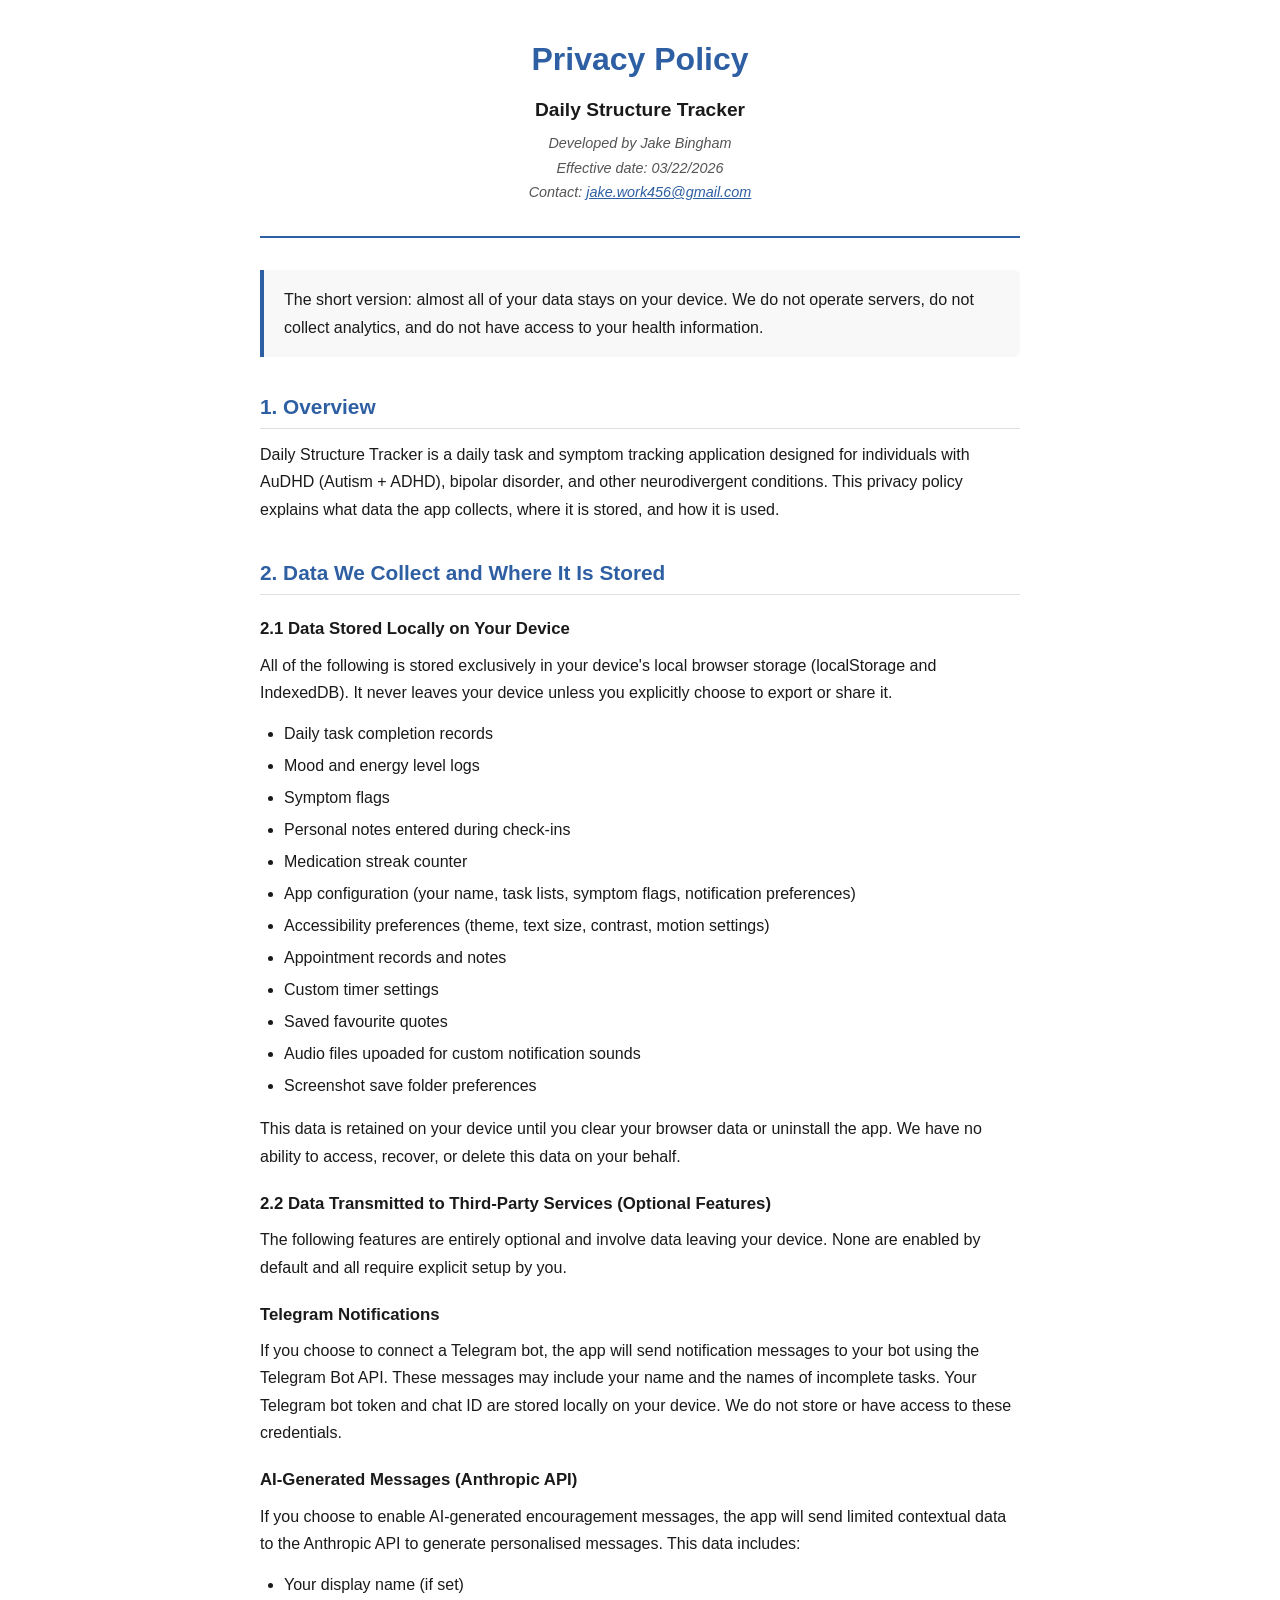
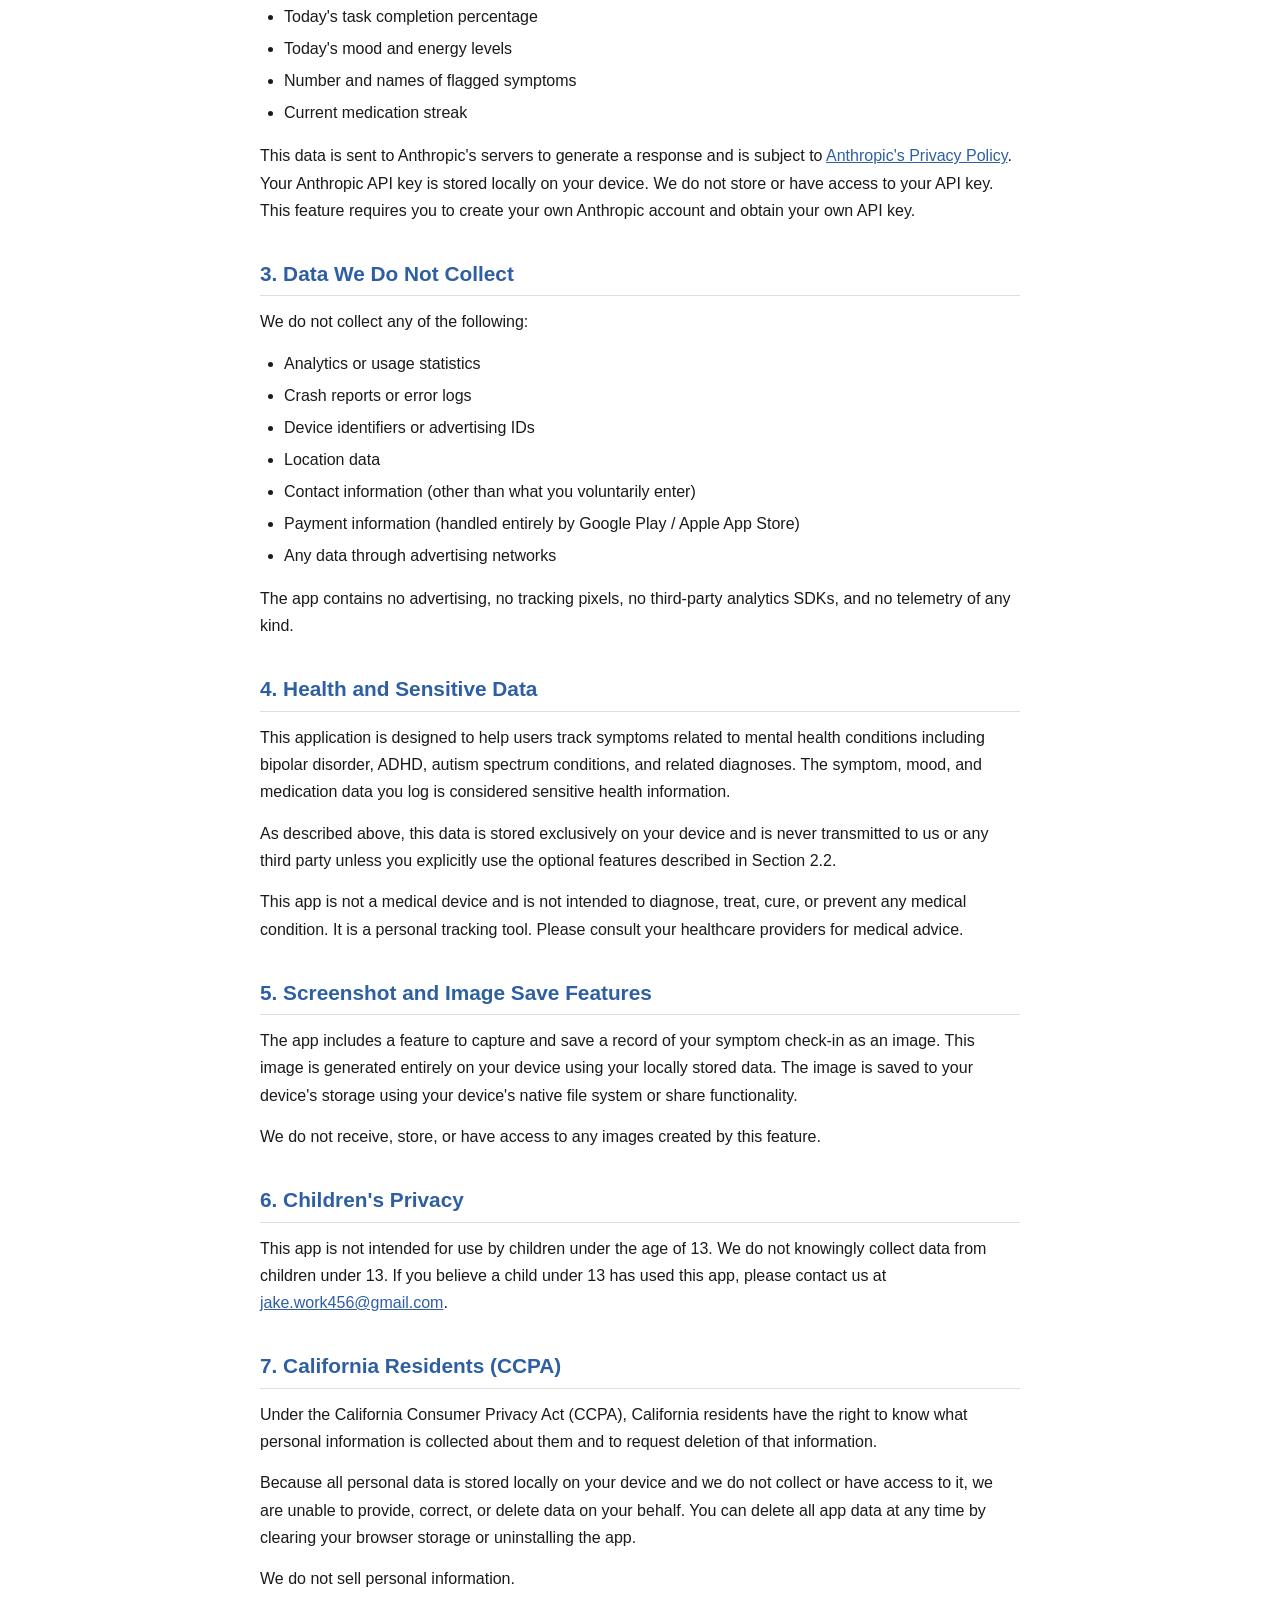
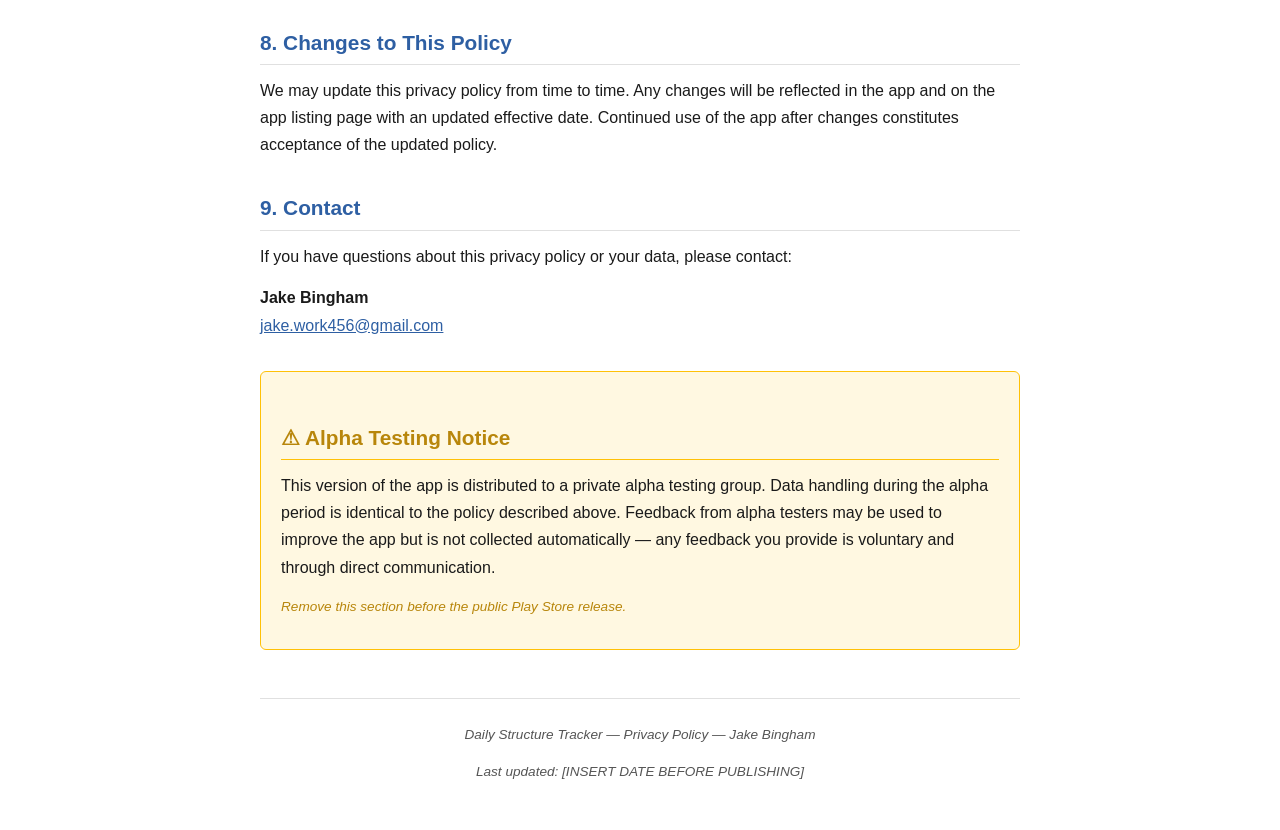
<file: privacy_policy.html>
<!DOCTYPE html>
<html lang="en">
<head>
<meta charset="UTF-8">
<meta name="viewport" content="width=device-width, initial-scale=1.0">
<title>Privacy Policy — Daily Structure Tracker</title>
<style>
  :root {
    --accent: #2e5fa3;
    --text: #1a1a1a;
    --text2: #555;
    --border: #e0e0e0;
    --bg: #ffffff;
    --bg2: #f8f8f8;
  }
  * { box-sizing: border-box; margin: 0; padding: 0; }
  body {
    font-family: Arial, Helvetica, sans-serif;
    font-size: 16px;
    line-height: 1.7;
    color: var(--text);
    background: var(--bg);
    padding: 2rem 1rem;
  }
  .container { max-width: 760px; margin: 0 auto; }
  .title-block {
    text-align: center;
    padding-bottom: 2rem;
    margin-bottom: 2rem;
    border-bottom: 2px solid var(--accent);
  }
  .title-block h1 {
    font-size: 2rem;
    color: var(--accent);
    margin-bottom: 0.5rem;
  }
  .title-block .app-name {
    font-size: 1.2rem;
    font-weight: bold;
    margin-bottom: 0.25rem;
  }
  .title-block .meta {
    font-size: 0.9rem;
    color: var(--text2);
    font-style: italic;
  }
  h2 {
    font-size: 1.3rem;
    color: var(--accent);
    margin: 2rem 0 0.75rem;
    padding-bottom: 0.25rem;
    border-bottom: 1px solid var(--border);
  }
  h3 {
    font-size: 1.05rem;
    font-weight: bold;
    color: var(--text);
    margin: 1.25rem 0 0.5rem;
  }
  p { margin-bottom: 0.9rem; }
  ul {
    margin: 0.5rem 0 1rem 1.5rem;
  }
  ul li { margin-bottom: 0.3rem; }
  .highlight-box {
    background: var(--bg2);
    border-left: 4px solid var(--accent);
    padding: 1rem 1.25rem;
    margin: 1.5rem 0;
    border-radius: 0 6px 6px 0;
  }
  .highlight-box p { margin-bottom: 0; font-weight: 500; }
  .alpha-notice {
    background: #fff8e1;
    border: 1px solid #ffc107;
    border-radius: 6px;
    padding: 1rem 1.25rem;
    margin: 2rem 0;
  }
  .alpha-notice h2 {
    color: #b8860b;
    border-bottom-color: #ffc107;
  }
  .footer {
    margin-top: 3rem;
    padding-top: 1.5rem;
    border-top: 1px solid var(--border);
    font-size: 0.85rem;
    color: var(--text2);
    font-style: italic;
    text-align: center;
  }
  a { color: var(--accent); }
  @media (prefers-color-scheme: dark) {
    :root {
      --text: #e8e8e8; --text2: #aaa; --border: #333;
      --bg: #111; --bg2: #1a1a1a; --accent: #6b9fe4;
    }
  }
</style>
</head>
<body>
<div class="container">

  <div class="title-block">
    <h1>Privacy Policy</h1>
    <div class="app-name">Daily Structure Tracker</div>
    <div class="meta">Developed by Jake Bingham</div>
    <div class="meta">Effective date: 03/22/2026 </div>
    <div class="meta">Contact: <a href="mailto:jake.work456@gmail.com">jake.work456@gmail.com</a></div>
  </div>

  <div class="highlight-box">
    <p>The short version: almost all of your data stays on your device. We do not operate servers, do not collect analytics, and do not have access to your health information.</p>
  </div>

  <h2>1. Overview</h2>
  <p>Daily Structure Tracker is a daily task and symptom tracking application designed for individuals with AuDHD (Autism + ADHD), bipolar disorder, and other neurodivergent conditions. This privacy policy explains what data the app collects, where it is stored, and how it is used.</p>

  <h2>2. Data We Collect and Where It Is Stored</h2>

  <h3>2.1 Data Stored Locally on Your Device</h3>
  <p>All of the following is stored exclusively in your device's local browser storage (localStorage and IndexedDB). It never leaves your device unless you explicitly choose to export or share it.</p>
  <ul>
    <li>Daily task completion records</li>
    <li>Mood and energy level logs</li>
    <li>Symptom flags</li>
    <li>Personal notes entered during check-ins</li>
    <li>Medication streak counter</li>
    <li>App configuration (your name, task lists, symptom flags, notification preferences)</li>
    <li>Accessibility preferences (theme, text size, contrast, motion settings)</li>
    <li>Appointment records and notes</li>
    <li>Custom timer settings</li>
    <li>Saved favourite quotes</li>
    <li>Audio files upoaded for custom notification sounds</li>
    <li>Screenshot save folder preferences</li>
  </ul>
  <p>This data is retained on your device until you clear your browser data or uninstall the app. We have no ability to access, recover, or delete this data on your behalf.</p>

  <h3>2.2 Data Transmitted to Third-Party Services (Optional Features)</h3>
  <p>The following features are entirely optional and involve data leaving your device. None are enabled by default and all require explicit setup by you.</p>

  <h3>Telegram Notifications</h3>
  <p>If you choose to connect a Telegram bot, the app will send notification messages to your bot using the Telegram Bot API. These messages may include your name and the names of incomplete tasks. Your Telegram bot token and chat ID are stored locally on your device. We do not store or have access to these credentials.</p>

  <h3>AI-Generated Messages (Anthropic API)</h3>
  <p>If you choose to enable AI-generated encouragement messages, the app will send limited contextual data to the Anthropic API to generate personalised messages. This data includes:</p>
  <ul>
    <li>Your display name (if set)</li>
    <li>Today's task completion percentage</li>
    <li>Today's mood and energy levels</li>
    <li>Number and names of flagged symptoms</li>
    <li>Current medication streak</li>
  </ul>
  <p>This data is sent to Anthropic's servers to generate a response and is subject to <a href="https://www.anthropic.com/privacy" target="_blank" rel="noopener">Anthropic's Privacy Policy</a>. Your Anthropic API key is stored locally on your device. We do not store or have access to your API key. This feature requires you to create your own Anthropic account and obtain your own API key.</p>

  <h2>3. Data We Do Not Collect</h2>
  <p>We do not collect any of the following:</p>
  <ul>
    <li>Analytics or usage statistics</li>
    <li>Crash reports or error logs</li>
    <li>Device identifiers or advertising IDs</li>
    <li>Location data</li>
    <li>Contact information (other than what you voluntarily enter)</li>
    <li>Payment information (handled entirely by Google Play / Apple App Store)</li>
    <li>Any data through advertising networks</li>
  </ul>
  <p>The app contains no advertising, no tracking pixels, no third-party analytics SDKs, and no telemetry of any kind.</p>

  <h2>4. Health and Sensitive Data</h2>
  <p>This application is designed to help users track symptoms related to mental health conditions including bipolar disorder, ADHD, autism spectrum conditions, and related diagnoses. The symptom, mood, and medication data you log is considered sensitive health information.</p>
  <p>As described above, this data is stored exclusively on your device and is never transmitted to us or any third party unless you explicitly use the optional features described in Section 2.2.</p>
  <p>This app is not a medical device and is not intended to diagnose, treat, cure, or prevent any medical condition. It is a personal tracking tool. Please consult your healthcare providers for medical advice.</p>

  <h2>5. Screenshot and Image Save Features</h2>
  <p>The app includes a feature to capture and save a record of your symptom check-in as an image. This image is generated entirely on your device using your locally stored data. The image is saved to your device's storage using your device's native file system or share functionality.</p>
  <p>We do not receive, store, or have access to any images created by this feature.</p>

  <h2>6. Children's Privacy</h2>
  <p>This app is not intended for use by children under the age of 13. We do not knowingly collect data from children under 13. If you believe a child under 13 has used this app, please contact us at <a href="mailto:jake.work456@gmail.com">jake.work456@gmail.com</a>.</p>

  <h2>7. California Residents (CCPA)</h2>
  <p>Under the California Consumer Privacy Act (CCPA), California residents have the right to know what personal information is collected about them and to request deletion of that information.</p>
  <p>Because all personal data is stored locally on your device and we do not collect or have access to it, we are unable to provide, correct, or delete data on your behalf. You can delete all app data at any time by clearing your browser storage or uninstalling the app.</p>
  <p>We do not sell personal information.</p>

  <h2>8. Changes to This Policy</h2>
  <p>We may update this privacy policy from time to time. Any changes will be reflected in the app and on the app listing page with an updated effective date. Continued use of the app after changes constitutes acceptance of the updated policy.</p>

  <h2>9. Contact</h2>
  <p>If you have questions about this privacy policy or your data, please contact:</p>
  <p><strong>Jake Bingham</strong><br>
  <a href="mailto:jake.work456@gmail.com">jake.work456@gmail.com</a></p>

  <div class="alpha-notice">
    <h2>⚠ Alpha Testing Notice</h2>
    <p>This version of the app is distributed to a private alpha testing group. Data handling during the alpha period is identical to the policy described above. Feedback from alpha testers may be used to improve the app but is not collected automatically — any feedback you provide is voluntary and through direct communication.</p>
    <p style="margin-top:0.75rem;font-size:0.85rem;color:#b8860b;font-style:italic">Remove this section before the public Play Store release.</p>
  </div>

  <div class="footer">
    <p>Daily Structure Tracker — Privacy Policy — Jake Bingham</p>
    <p>Last updated: [INSERT DATE BEFORE PUBLISHING]</p>
  </div>

</div>
</body>
</html>
</file>
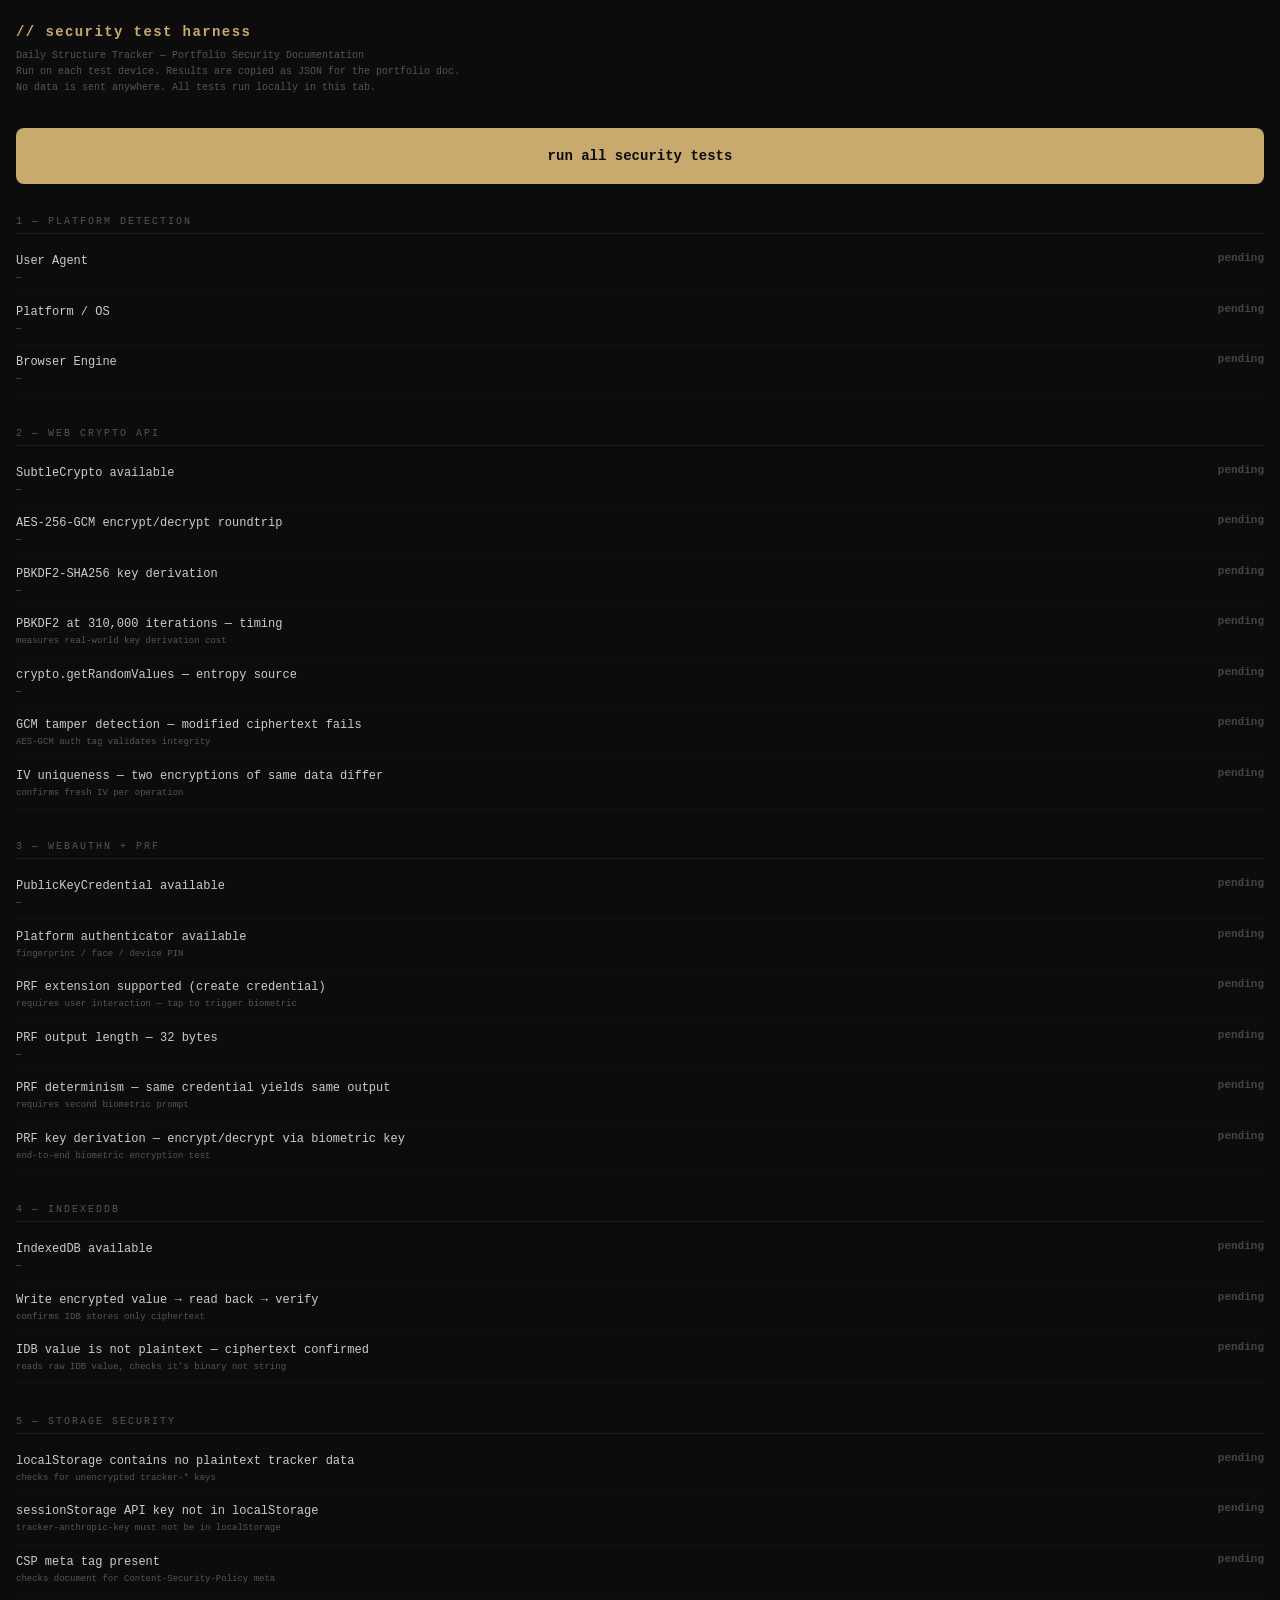
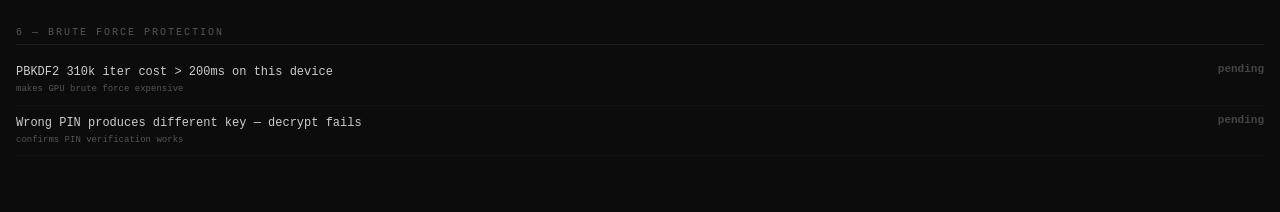
<file: security-test.html>
<!DOCTYPE html>
<html lang="en">
<head>
<meta charset="UTF-8">
<meta name="viewport" content="width=device-width, initial-scale=1.0">
<title>Security Test Harness — Daily Structure Tracker</title>
<style>
  * { box-sizing: border-box; margin: 0; padding: 0; }
  body {
    background: #0c0c0c;
    color: #e8e8e8;
    font-family: 'Courier New', monospace;
    padding: 1.5rem 1rem;
    font-size: 14px;
  }
  h1 {
    font-size: 0.875rem;
    color: #c8a96e;
    letter-spacing: 0.1em;
    margin-bottom: 0.5rem;
  }
  .subtitle {
    font-size: 0.625rem;
    color: #555;
    margin-bottom: 2rem;
    line-height: 1.6;
  }
  .test-group {
    margin-bottom: 2rem;
  }
  .group-title {
    font-size: 0.625rem;
    text-transform: uppercase;
    letter-spacing: 0.2em;
    color: #555;
    border-bottom: 0.5px solid #1e1e1e;
    padding-bottom: 6px;
    margin-bottom: 10px;
  }
  .test-row {
    display: flex;
    align-items: flex-start;
    gap: 10px;
    padding: 8px 0;
    border-bottom: 0.5px solid #111;
  }
  .test-name {
    flex: 1;
    font-size: 0.75rem;
    color: #ccc;
    line-height: 1.5;
  }
  .test-detail {
    font-size: 0.5625rem;
    color: #555;
    margin-top: 2px;
  }
  .test-status {
    flex-shrink: 0;
    width: 80px;
    text-align: right;
    font-size: 0.6875rem;
    font-weight: bold;
  }
  .status-pending  { color: #444; }
  .status-running  { color: #c8a96e; }
  .status-pass     { color: #2d7d46; }
  .status-fail     { color: #c0392b; }
  .status-warn     { color: #e67e22; }
  .status-skip     { color: #555; }

  .run-btn {
    width: 100%;
    padding: 14px;
    background: #c8a96e;
    border: none;
    border-radius: 8px;
    color: #0c0c0c;
    font-family: 'Courier New', monospace;
    font-size: 0.875rem;
    font-weight: bold;
    cursor: pointer;
    margin-bottom: 2rem;
    min-height: 56px;
  }
  .run-btn:disabled { background: #333; color: #666; cursor: default; }

  .result-block {
    background: #111;
    border: 0.5px solid #1e1e1e;
    border-radius: 8px;
    padding: 1rem;
    margin-bottom: 2rem;
    display: none;
  }
  .result-block.visible { display: block; }
  .result-title {
    font-size: 0.625rem;
    text-transform: uppercase;
    letter-spacing: 0.2em;
    color: #555;
    margin-bottom: 0.75rem;
  }
  .result-json {
    font-size: 0.5625rem;
    color: #888;
    line-height: 1.8;
    word-break: break-all;
    white-space: pre-wrap;
  }

  .copy-btn {
    width: 100%;
    padding: 10px;
    background: transparent;
    border: 0.5px solid #333;
    border-radius: 6px;
    color: #888;
    font-family: 'Courier New', monospace;
    font-size: 0.6875rem;
    cursor: pointer;
    margin-top: 10px;
  }
  .copy-btn:hover { border-color: #c8a96e; color: #c8a96e; }

  .timing { color: #555; font-size: 0.5625rem; }
  .progress-bar {
    height: 3px;
    background: #1e1e1e;
    border-radius: 2px;
    overflow: hidden;
    margin-bottom: 1.5rem;
    display: none;
  }
  .progress-bar.visible { display: block; }
  .progress-fill {
    height: 100%;
    background: #c8a96e;
    border-radius: 2px;
    transition: width 0.3s;
    width: 0%;
  }
  .summary-card {
    background: #111;
    border: 0.5px solid #1e1e1e;
    border-radius: 8px;
    padding: 1rem;
    margin-bottom: 1rem;
    display: none;
  }
  .summary-card.visible { display: block; }
  .summary-row {
    display: flex;
    justify-content: space-between;
    font-size: 0.6875rem;
    margin-bottom: 6px;
    color: #888;
  }
  .summary-row strong { color: #e8e8e8; }
</style>
</head>
<body>

<h1>// security test harness</h1>
<div class="subtitle">
  Daily Structure Tracker — Portfolio Security Documentation<br>
  Run on each test device. Results are copied as JSON for the portfolio doc.<br>
  No data is sent anywhere. All tests run locally in this tab.
</div>

<button class="run-btn" id="runBtn" onclick="runAllTests()">
  run all security tests
</button>

<div class="progress-bar" id="progressBar">
  <div class="progress-fill" id="progressFill"></div>
</div>

<div class="summary-card" id="summaryCard">
  <div class="result-title">test summary</div>
  <div class="summary-row"><span>Device</span><strong id="sumDevice">—</strong></div>
  <div class="summary-row"><span>Browser</span><strong id="sumBrowser">—</strong></div>
  <div class="summary-row"><span>OS</span><strong id="sumOS">—</strong></div>
  <div class="summary-row"><span>Passed</span><strong id="sumPass" style="color:#2d7d46">—</strong></div>
  <div class="summary-row"><span>Failed</span><strong id="sumFail" style="color:#c0392b">—</strong></div>
  <div class="summary-row"><span>Warnings</span><strong id="sumWarn" style="color:#e67e22">—</strong></div>
  <div class="summary-row"><span>Skipped</span><strong id="sumSkip">—</strong></div>
</div>

<!-- TEST GROUPS -->

<div class="test-group">
  <div class="group-title">1 — Platform Detection</div>
  <div class="test-row" id="tr-ua">
    <div class="test-name">User Agent
      <div class="test-detail" id="td-ua">—</div>
    </div>
    <div class="test-status status-pending" id="ts-ua">pending</div>
  </div>
  <div class="test-row" id="tr-platform">
    <div class="test-name">Platform / OS
      <div class="test-detail" id="td-platform">—</div>
    </div>
    <div class="test-status status-pending" id="ts-platform">pending</div>
  </div>
  <div class="test-row" id="tr-browser">
    <div class="test-name">Browser Engine
      <div class="test-detail" id="td-browser">—</div>
    </div>
    <div class="test-status status-pending" id="ts-browser">pending</div>
  </div>
</div>

<div class="test-group">
  <div class="group-title">2 — Web Crypto API</div>
  <div class="test-row">
    <div class="test-name">SubtleCrypto available
      <div class="test-detail" id="td-subtle">—</div>
    </div>
    <div class="test-status status-pending" id="ts-subtle">pending</div>
  </div>
  <div class="test-row">
    <div class="test-name">AES-256-GCM encrypt/decrypt roundtrip
      <div class="test-detail" id="td-aes">—</div>
    </div>
    <div class="test-status status-pending" id="ts-aes">pending</div>
  </div>
  <div class="test-row">
    <div class="test-name">PBKDF2-SHA256 key derivation
      <div class="test-detail" id="td-pbkdf2">—</div>
    </div>
    <div class="test-status status-pending" id="ts-pbkdf2">pending</div>
  </div>
  <div class="test-row">
    <div class="test-name">PBKDF2 at 310,000 iterations — timing
      <div class="test-detail" id="td-pbkdf2time">measures real-world key derivation cost</div>
    </div>
    <div class="test-status status-pending" id="ts-pbkdf2time">pending</div>
  </div>
  <div class="test-row">
    <div class="test-name">crypto.getRandomValues — entropy source
      <div class="test-detail" id="td-random">—</div>
    </div>
    <div class="test-status status-pending" id="ts-random">pending</div>
  </div>
  <div class="test-row">
    <div class="test-name">GCM tamper detection — modified ciphertext fails
      <div class="test-detail" id="td-tamper">AES-GCM auth tag validates integrity</div>
    </div>
    <div class="test-status status-pending" id="ts-tamper">pending</div>
  </div>
  <div class="test-row">
    <div class="test-name">IV uniqueness — two encryptions of same data differ
      <div class="test-detail" id="td-iv">confirms fresh IV per operation</div>
    </div>
    <div class="test-status status-pending" id="ts-iv">pending</div>
  </div>
</div>

<div class="test-group">
  <div class="group-title">3 — WebAuthn + PRF</div>
  <div class="test-row">
    <div class="test-name">PublicKeyCredential available
      <div class="test-detail" id="td-pkc">—</div>
    </div>
    <div class="test-status status-pending" id="ts-pkc">pending</div>
  </div>
  <div class="test-row">
    <div class="test-name">Platform authenticator available
      <div class="test-detail" id="td-pauth">fingerprint / face / device PIN</div>
    </div>
    <div class="test-status status-pending" id="ts-pauth">pending</div>
  </div>
  <div class="test-row">
    <div class="test-name">PRF extension supported (create credential)
      <div class="test-detail" id="td-prf">requires user interaction — tap to trigger biometric</div>
    </div>
    <div class="test-status status-pending" id="ts-prf">pending</div>
  </div>
  <div class="test-row">
    <div class="test-name">PRF output length — 32 bytes
      <div class="test-detail" id="td-prflen">—</div>
    </div>
    <div class="test-status status-pending" id="ts-prflen">pending</div>
  </div>
  <div class="test-row">
    <div class="test-name">PRF determinism — same credential yields same output
      <div class="test-detail" id="td-prfdet">requires second biometric prompt</div>
    </div>
    <div class="test-status status-pending" id="ts-prfdet">pending</div>
  </div>
  <div class="test-row">
    <div class="test-name">PRF key derivation — encrypt/decrypt via biometric key
      <div class="test-detail" id="td-prfkey">end-to-end biometric encryption test</div>
    </div>
    <div class="test-status status-pending" id="ts-prfkey">pending</div>
  </div>
</div>

<div class="test-group">
  <div class="group-title">4 — IndexedDB</div>
  <div class="test-row">
    <div class="test-name">IndexedDB available
      <div class="test-detail" id="td-idb">—</div>
    </div>
    <div class="test-status status-pending" id="ts-idb">pending</div>
  </div>
  <div class="test-row">
    <div class="test-name">Write encrypted value → read back → verify
      <div class="test-detail" id="td-idbcycle">confirms IDB stores only ciphertext</div>
    </div>
    <div class="test-status status-pending" id="ts-idbcycle">pending</div>
  </div>
  <div class="test-row">
    <div class="test-name">IDB value is not plaintext — ciphertext confirmed
      <div class="test-detail" id="td-idbcipher">reads raw IDB value, checks it's binary not string</div>
    </div>
    <div class="test-status status-pending" id="ts-idbcipher">pending</div>
  </div>
</div>

<div class="test-group">
  <div class="group-title">5 — Storage Security</div>
  <div class="test-row">
    <div class="test-name">localStorage contains no plaintext tracker data
      <div class="test-detail" id="td-ls">checks for unencrypted tracker-* keys</div>
    </div>
    <div class="test-status status-pending" id="ts-ls">pending</div>
  </div>
  <div class="test-row">
    <div class="test-name">sessionStorage API key not in localStorage
      <div class="test-detail" id="td-apikey">tracker-anthropic-key must not be in localStorage</div>
    </div>
    <div class="test-status status-pending" id="ts-apikey">pending</div>
  </div>
  <div class="test-row">
    <div class="test-name">CSP meta tag present
      <div class="test-detail" id="td-csp">checks document for Content-Security-Policy meta</div>
    </div>
    <div class="test-status status-pending" id="ts-csp">pending</div>
  </div>
</div>

<div class="test-group">
  <div class="group-title">6 — Brute Force Protection</div>
  <div class="test-row">
    <div class="test-name">PBKDF2 310k iter cost > 200ms on this device
      <div class="test-detail" id="td-bftime">makes GPU brute force expensive</div>
    </div>
    <div class="test-status status-pending" id="ts-bftime">pending</div>
  </div>
  <div class="test-row">
    <div class="test-name">Wrong PIN produces different key — decrypt fails
      <div class="test-detail" id="td-wrongpin">confirms PIN verification works</div>
    </div>
    <div class="test-status status-pending" id="ts-wrongpin">pending</div>
  </div>
</div>

<!-- Results JSON -->
<div class="result-block" id="resultBlock">
  <div class="result-title">raw results — copy for portfolio doc</div>
  <div class="result-json" id="resultJson"></div>
  <button class="copy-btn" onclick="copyResults()">copy results JSON</button>
</div>

<script>
// ── Test state ────────────────────────────────────────────────────────────
const results = {
  meta: {},
  tests: {}
};

let totalTests  = 0;
let doneTests   = 0;
let _prfCredRawId = null;
let _prfFirstOutput = null;

// ── Helpers ───────────────────────────────────────────────────────────────
function setStatus(id, status, detail) {
  const tsEl = document.getElementById('ts-' + id);
  const tdEl = document.getElementById('td-' + id);
  if (tsEl) {
    tsEl.className = 'test-status status-' + status;
    tsEl.textContent = status === 'running' ? '...' :
                       status === 'pass'    ? 'PASS' :
                       status === 'fail'    ? 'FAIL' :
                       status === 'warn'    ? 'WARN' :
                       status === 'skip'    ? 'SKIP' : status;
  }
  if (tdEl && detail) tdEl.textContent = detail;
  results.tests[id] = { status, detail: detail || '' };
  doneTests++;
  document.getElementById('progressFill').style.width =
    Math.round((doneTests / totalTests) * 100) + '%';
}

async function t(id, fn) {
  setStatus(id, 'running');
  try {
    const result = await fn();
    setStatus(id, result.status || 'pass', result.detail || '');
    return result;
  } catch(e) {
    setStatus(id, 'fail', e.message);
    return { status: 'fail' };
  }
}

function b64(buf) {
  return btoa(String.fromCharCode(...new Uint8Array(buf)));
}

function randomBytes(n) {
  return crypto.getRandomValues(new Uint8Array(n));
}

// ── Crypto helpers ────────────────────────────────────────────────────────
async function deriveKey(pin, salt) {
  const enc    = new TextEncoder();
  const keyMat = await crypto.subtle.importKey(
    'raw', enc.encode(pin), 'PBKDF2', false, ['deriveKey']);
  return crypto.subtle.deriveKey(
    { name: 'PBKDF2', salt, iterations: 310000, hash: 'SHA-256' },
    keyMat,
    { name: 'AES-GCM', length: 256 },
    false, ['encrypt', 'decrypt']
  );
}

async function encryptVal(key, data) {
  const iv  = randomBytes(12);
  const enc = new TextEncoder();
  const ct  = await crypto.subtle.encrypt(
    { name: 'AES-GCM', iv }, key, enc.encode(JSON.stringify(data)));
  const out = new Uint8Array(12 + ct.byteLength);
  out.set(iv, 0);
  out.set(new Uint8Array(ct), 12);
  return out;
}

async function decryptVal(key, packed) {
  const iv = packed.slice(0, 12);
  const ct = packed.slice(12);
  const pt = await crypto.subtle.decrypt({ name: 'AES-GCM', iv }, key, ct);
  return JSON.parse(new TextDecoder().decode(pt));
}

// ── IDB helpers ───────────────────────────────────────────────────────────
function idbOpen() {
  return new Promise((resolve, reject) => {
    const req = indexedDB.open('security-test-harness', 1);
    req.onupgradeneeded = e => {
      e.target.result.createObjectStore('test');
    };
    req.onsuccess = e => resolve(e.target.result);
    req.onerror   = () => reject(req.error);
  });
}

async function idbSet(db, key, val) {
  return new Promise((resolve, reject) => {
    const tx  = db.transaction('test', 'readwrite');
    const req = tx.objectStore('test').put(val, key);
    req.onsuccess = () => resolve();
    req.onerror   = () => reject(req.error);
  });
}

async function idbGet(db, key) {
  return new Promise((resolve, reject) => {
    const tx  = db.transaction('test', 'readonly');
    const req = tx.objectStore('test').get(key);
    req.onsuccess = () => resolve(req.result);
    req.onerror   = () => reject(req.error);
  });
}

// ── Main test runner ──────────────────────────────────────────────────────
async function runAllTests() {
  const btn = document.getElementById('runBtn');
  btn.disabled = true;
  btn.textContent = 'running...';

  // Count tests
  totalTests = document.querySelectorAll('.test-row').length;
  doneTests  = 0;

  document.getElementById('progressBar').classList.add('visible');
  document.getElementById('summaryCard').classList.remove('visible');
  document.getElementById('resultBlock').classList.remove('visible');

  // ── Group 1: Platform ────────────────────────────────────────────────
  await t('ua', () => {
    const ua = navigator.userAgent;
    results.meta.userAgent = ua;
    return { status: 'pass', detail: ua.slice(0, 80) };
  });

  await t('platform', () => {
    const pl = navigator.platform || navigator.userAgentData?.platform || 'unknown';
    const hints = navigator.userAgentData;
    const os    = hints?.platform || pl;
    results.meta.platform = os;
    return { status: 'pass', detail: os };
  });

  await t('browser', () => {
    const ua = navigator.userAgent;
    let browser = 'Unknown';
    if (/DuckDuckGo/.test(ua))      browser = 'DuckDuckGo (Chromium)';
    else if (/Edg\//.test(ua))      browser = 'Edge';
    else if (/OPR\//.test(ua))      browser = 'Opera';
    else if (/Chrome\//.test(ua))   browser = 'Chrome';
    else if (/Firefox\//.test(ua))  browser = 'Firefox';
    else if (/Safari\//.test(ua))   browser = 'Safari';
    results.meta.browser = browser;
    return { status: 'pass', detail: browser };
  });

  // ── Group 2: Web Crypto ──────────────────────────────────────────────
  await t('subtle', () => {
    const ok = !!(window.crypto && window.crypto.subtle);
    return { status: ok ? 'pass' : 'fail',
             detail: ok ? 'window.crypto.subtle available' : 'SubtleCrypto NOT available — critical failure' };
  });

  await t('aes', async () => {
    const key   = await crypto.subtle.generateKey(
      { name: 'AES-GCM', length: 256 }, false, ['encrypt', 'decrypt']);
    const iv    = randomBytes(12);
    const plain = new TextEncoder().encode('test-payload-12345');
    const ct    = await crypto.subtle.encrypt({ name: 'AES-GCM', iv }, key, plain);
    const pt    = await crypto.subtle.decrypt({ name: 'AES-GCM', iv }, key,
      new Uint8Array(ct));
    const ok    = new TextDecoder().decode(pt) === 'test-payload-12345';
    return { status: ok ? 'pass' : 'fail',
             detail: ok ? 'encrypt→decrypt roundtrip verified' : 'decrypted value mismatch' };
  });

  await t('pbkdf2', async () => {
    const salt   = randomBytes(32);
    const enc    = new TextEncoder();
    const keyMat = await crypto.subtle.importKey(
      'raw', enc.encode('test-pin'), 'PBKDF2', false, ['deriveKey']);
    const key    = await crypto.subtle.deriveKey(
      { name: 'PBKDF2', salt, iterations: 1000, hash: 'SHA-256' },
      keyMat, { name: 'AES-GCM', length: 256 }, false, ['encrypt', 'decrypt']);
    return { status: 'pass', detail: 'PBKDF2-SHA256 key derivation OK' };
  });

  await t('pbkdf2time', async () => {
    const salt   = randomBytes(32);
    const enc    = new TextEncoder();
    const keyMat = await crypto.subtle.importKey(
      'raw', enc.encode('1234'), 'PBKDF2', false, ['deriveKey']);
    const t0     = performance.now();
    await crypto.subtle.deriveKey(
      { name: 'PBKDF2', salt, iterations: 310000, hash: 'SHA-256' },
      keyMat, { name: 'AES-GCM', length: 256 }, false, ['encrypt', 'decrypt']);
    const ms     = Math.round(performance.now() - t0);
    results.meta.pbkdf2Ms = ms;
    // > 200ms is good — makes brute force expensive
    return {
      status: ms > 200 ? 'pass' : ms > 100 ? 'warn' : 'fail',
      detail: `${ms}ms — ${ms > 200 ? 'brute force resistant' : ms > 100 ? 'marginal — fast device may be susceptible' : 'too fast — brute force risk'}`
    };
  });

  await t('random', () => {
    const a = randomBytes(32);
    const b = randomBytes(32);
    const same = a.every((v, i) => v === b[i]);
    return { status: same ? 'fail' : 'pass',
             detail: same ? 'FAIL: two calls returned identical bytes' : '32-byte random values are unique' };
  });

  await t('tamper', async () => {
    const key  = await crypto.subtle.generateKey(
      { name: 'AES-GCM', length: 256 }, false, ['encrypt', 'decrypt']);
    const iv   = randomBytes(12);
    const ct   = await crypto.subtle.encrypt(
      { name: 'AES-GCM', iv }, key, new TextEncoder().encode('sensitive'));
    const bad  = new Uint8Array(ct);
    bad[0] ^= 0xFF; // Flip bits in first byte
    try {
      await crypto.subtle.decrypt({ name: 'AES-GCM', iv }, key, bad);
      return { status: 'fail', detail: 'FAIL: tampered ciphertext decrypted — no integrity check' };
    } catch(e) {
      return { status: 'pass', detail: 'tampered ciphertext rejected — GCM auth tag working' };
    }
  });

  await t('iv', async () => {
    const key   = await crypto.subtle.generateKey(
      { name: 'AES-GCM', length: 256 }, false, ['encrypt', 'decrypt']);
    const plain = new TextEncoder().encode('same data');
    const iv1   = randomBytes(12);
    const iv2   = randomBytes(12);
    const ct1   = new Uint8Array(await crypto.subtle.encrypt(
      { name: 'AES-GCM', iv: iv1 }, key, plain));
    const ct2   = new Uint8Array(await crypto.subtle.encrypt(
      { name: 'AES-GCM', iv: iv2 }, key, plain));
    const same  = ct1.length === ct2.length && ct1.every((v,i) => v === ct2[i]);
    return { status: same ? 'fail' : 'pass',
             detail: same ? 'FAIL: same ciphertext — IV reuse detected' :
               'two encryptions of same plaintext produce different ciphertext' };
  });

  // ── Group 3: WebAuthn + PRF ──────────────────────────────────────────
  await t('pkc', () => {
    const ok = !!window.PublicKeyCredential;
    results.meta.webAuthnAvailable = ok;
    return { status: ok ? 'pass' : 'fail',
             detail: ok ? 'PublicKeyCredential available' : 'WebAuthn NOT available' };
  });

  await t('pauth', async () => {
    if (!window.PublicKeyCredential) return { status: 'skip', detail: 'WebAuthn unavailable' };
    const ok = await PublicKeyCredential.isUserVerifyingPlatformAuthenticatorAvailable();
    results.meta.platformAuthAvailable = ok;
    return { status: ok ? 'pass' : 'warn',
             detail: ok ? 'Platform authenticator available (fingerprint/face/PIN)' :
               'No platform authenticator — biometric unlock not possible on this device' };
  });

  // PRF test — requires user interaction (biometric prompt)
  await t('prf', async () => {
    if (!window.PublicKeyCredential) return { status: 'skip', detail: 'WebAuthn unavailable' };
    const available = await PublicKeyCredential
      .isUserVerifyingPlatformAuthenticatorAvailable().catch(() => false);
    if (!available) return { status: 'skip', detail: 'No platform authenticator' };

    const credId = crypto.getRandomValues(new Uint8Array(32));
    const rpId   = location.hostname || 'localhost';
    try {
      const cred = await navigator.credentials.create({
        publicKey: {
          challenge: randomBytes(32),
          rp: { name: 'Security Test', id: rpId },
          user: { id: credId, name: 'test', displayName: 'Test' },
          pubKeyCredParams: [{ type: 'public-key', alg: -7 }],
          authenticatorSelection: {
            authenticatorAttachment: 'platform',
            userVerification: 'required',
          },
          extensions: { prf: { eval: { first: new TextEncoder().encode('test-salt') } } },
          timeout: 60000,
        }
      });

      const prfResult = cred.getClientExtensionResults()?.prf?.results?.first;
      const hasPRF    = !!(prfResult && prfResult.byteLength === 32);
      results.meta.prfSupported = hasPRF;

      if (hasPRF) {
        _prfCredRawId     = cred.rawId;
        _prfFirstOutput   = new Uint8Array(prfResult);
        return { status: 'pass', detail: 'PRF extension supported — true biometric key derivation available' };
      } else {
        _prfCredRawId = cred.rawId;
        return { status: 'warn', detail: 'Credential created but PRF extension NOT supported — presence-only WebAuthn' };
      }
    } catch(e) {
      if (e.name === 'NotAllowedError') {
        return { status: 'fail', detail: 'User cancelled biometric prompt' };
      }
      return { status: 'fail', detail: e.message };
    }
  });

  await t('prflen', () => {
    if (!_prfFirstOutput) return { status: 'skip', detail: 'PRF test skipped or failed' };
    const len = _prfFirstOutput.byteLength;
    return { status: len === 32 ? 'pass' : 'fail',
             detail: `PRF output: ${len} bytes (expected 32)` };
  });

  await t('prfdet', async () => {
    if (!_prfCredRawId || !_prfFirstOutput) {
      return { status: 'skip', detail: 'PRF credential not available' };
    }
    const rpId = location.hostname || 'localhost';
    try {
      const assertion = await navigator.credentials.get({
        publicKey: {
          challenge: randomBytes(32),
          rpId,
          allowCredentials: [{ type: 'public-key', id: _prfCredRawId }],
          userVerification: 'required',
          extensions: { prf: { eval: { first: new TextEncoder().encode('test-salt') } } },
          timeout: 60000,
        }
      });
      const prfResult2 = assertion.getClientExtensionResults()?.prf?.results?.first;
      if (!prfResult2) return { status: 'fail', detail: 'PRF result missing from assertion' };

      const out2 = new Uint8Array(prfResult2);
      const same = _prfFirstOutput.length === out2.length &&
                   _prfFirstOutput.every((v, i) => v === out2[i]);
      results.meta.prfDeterministic = same;
      return {
        status: same ? 'pass' : 'fail',
        detail: same ? 'Same credential + same salt → identical PRF output (determinism confirmed)' :
                       'FAIL: PRF outputs differ — non-deterministic'
      };
    } catch(e) {
      if (e.name === 'NotAllowedError') return { status: 'skip', detail: 'User cancelled' };
      return { status: 'fail', detail: e.message };
    }
  });

  await t('prfkey', async () => {
    if (!_prfFirstOutput) return { status: 'skip', detail: 'PRF output not available' };
    try {
      const salt   = randomBytes(32);
      const keyMat = await crypto.subtle.importKey(
        'raw', _prfFirstOutput, 'PBKDF2', false, ['deriveKey']);
      const key    = await crypto.subtle.deriveKey(
        { name: 'PBKDF2', salt, iterations: 100000, hash: 'SHA-256' },
        keyMat, { name: 'AES-GCM', length: 256 }, false, ['encrypt', 'decrypt']);

      const iv     = randomBytes(12);
      const plain  = 'biometric-encryption-test-payload';
      const ct     = await crypto.subtle.encrypt(
        { name: 'AES-GCM', iv }, key, new TextEncoder().encode(plain));
      const pt     = await crypto.subtle.decrypt(
        { name: 'AES-GCM', iv }, key, ct);
      const ok     = new TextDecoder().decode(pt) === plain;

      return { status: ok ? 'pass' : 'fail',
               detail: ok ? 'PRF → PBKDF2 → AES-256-GCM encrypt/decrypt roundtrip confirmed' :
                            'Decrypted value mismatch' };
    } catch(e) {
      return { status: 'fail', detail: e.message };
    }
  });

  // ── Group 4: IndexedDB ───────────────────────────────────────────────
  await t('idb', async () => {
    const ok = !!window.indexedDB;
    return { status: ok ? 'pass' : 'fail',
             detail: ok ? 'IndexedDB available' : 'IndexedDB NOT available' };
  });

  let testDB = null;
  await t('idbcycle', async () => {
    testDB = await idbOpen();
    const salt = randomBytes(32);
    const key  = await deriveKey('test-pin-9876', salt);
    const enc  = await encryptVal(key, { secret: 'health-data-payload' });
    await idbSet(testDB, 'test-key', enc);
    const raw  = await idbGet(testDB, 'test-key');
    const dec  = await decryptVal(key, raw);
    const ok   = dec?.secret === 'health-data-payload';
    return { status: ok ? 'pass' : 'fail',
             detail: ok ? 'write encrypted → read raw → decrypt → value matches' : 'value mismatch' };
  });

  await t('idbcipher', async () => {
    if (!testDB) return { status: 'skip', detail: 'IDB test failed' };
    const raw = await idbGet(testDB, 'test-key');
    const isUint8 = raw instanceof Uint8Array;
    const isStr   = typeof raw === 'string';
    const isBuf   = raw instanceof ArrayBuffer;
    // Should NOT be a plain string
    return { status: (!isStr && (isUint8 || isBuf)) ? 'pass' : 'fail',
             detail: isStr ? 'FAIL: raw IDB value is plaintext string — not encrypted' :
                    (isUint8 || isBuf) ? `raw IDB value is binary (${raw.byteLength || raw.length} bytes) — ciphertext confirmed` :
                    `unexpected type: ${typeof raw}` };
  });

  // ── Group 5: Storage Security ────────────────────────────────────────
  await t('ls', () => {
    const trackerKeys = [];
    for (let i = 0; i < localStorage.length; i++) {
      const k = localStorage.key(i);
      if (k && k.startsWith('tracker-')) trackerKeys.push(k);
    }
    results.meta.localStorageTrackerKeys = trackerKeys;
    if (trackerKeys.length === 0) {
      return { status: 'pass', detail: 'No tracker-* keys in localStorage — migration complete' };
    } else {
      return { status: 'warn', detail: `Found ${trackerKeys.length} unencrypted keys: ${trackerKeys.slice(0,3).join(', ')}${trackerKeys.length > 3 ? '...' : ''}` };
    }
  });

  await t('apikey', () => {
    const inLS  = localStorage.getItem('tracker-anthropic-key');
    const inSS  = sessionStorage.getItem('tracker-anthropic-key');
    if (inLS) {
      return { status: 'fail', detail: 'FAIL: API key found in localStorage — must be in sessionStorage only' };
    }
    return { status: 'pass', detail: inSS ? 'API key in sessionStorage only (correct)' : 'No API key stored (correct — not set yet)' };
  });

  await t('csp', () => {
    const meta = document.querySelector('meta[http-equiv="Content-Security-Policy"]');
    if (!meta) {
      return { status: 'warn', detail: 'No CSP meta tag — checking if this is the test harness (expected)' };
    }
    const content = meta.content;
    const hasObjectNone = content.includes("object-src 'none'");
    const hasBaseUri    = content.includes("base-uri 'self'");
    return { status: 'pass', detail: `CSP present. object-src none: ${hasObjectNone}. base-uri self: ${hasBaseUri}` };
  });

  // ── Group 6: Brute Force ─────────────────────────────────────────────
  await t('bftime', async () => {
    const ms = results.tests['pbkdf2time']?.detail?.match(/(\d+)ms/)?.[1];
    if (!ms) return { status: 'skip', detail: 'PBKDF2 timing test not complete' };
    const msNum = parseInt(ms);
    return {
      status: msNum > 200 ? 'pass' : msNum > 100 ? 'warn' : 'fail',
      detail: `${msNum}ms per derivation. Attacker cost per PIN guess on this hardware. > 200ms = good.`
    };
  });

  await t('wrongpin', async () => {
    const salt     = randomBytes(32);
    const rightKey = await deriveKey('correct-pin', salt);
    const wrongKey = await deriveKey('wrong-pin', salt);
    const iv       = randomBytes(12);
    const ct       = await crypto.subtle.encrypt(
      { name: 'AES-GCM', iv }, rightKey, new TextEncoder().encode('secret'));
    try {
      await crypto.subtle.decrypt({ name: 'AES-GCM', iv }, wrongKey, ct);
      return { status: 'fail', detail: 'FAIL: wrong PIN decrypted successfully — key derivation broken' };
    } catch(e) {
      return { status: 'pass', detail: 'Wrong PIN produces wrong key — decryption fails as expected' };
    }
  });

  // ── Wrap up ──────────────────────────────────────────────────────────
  const allTests = Object.values(results.tests);
  const pass  = allTests.filter(t => t.status === 'pass').length;
  const fail  = allTests.filter(t => t.status === 'fail').length;
  const warn  = allTests.filter(t => t.status === 'warn').length;
  const skip  = allTests.filter(t => t.status === 'skip').length;

  results.meta.timestamp  = new Date().toISOString();
  results.meta.summary    = { pass, fail, warn, skip, total: allTests.length };
  results.meta.screenW    = window.screen.width;
  results.meta.screenH    = window.screen.height;
  results.meta.devicePixelRatio = window.devicePixelRatio;

  // Summary card
  document.getElementById('sumDevice').textContent =
    `${window.screen.width}×${window.screen.height} @${window.devicePixelRatio}x`;
  document.getElementById('sumBrowser').textContent = results.meta.browser || '—';
  document.getElementById('sumOS').textContent      = results.meta.platform || '—';
  document.getElementById('sumPass').textContent    = pass;
  document.getElementById('sumFail').textContent    = fail;
  document.getElementById('sumWarn').textContent    = warn;
  document.getElementById('sumSkip').textContent    = skip;
  document.getElementById('summaryCard').classList.add('visible');

  // Results JSON
  document.getElementById('resultJson').textContent =
    JSON.stringify(results, null, 2);
  document.getElementById('resultBlock').classList.add('visible');

  btn.textContent = `done — ${pass} pass, ${fail} fail, ${warn} warn`;
  btn.disabled    = false;
}

function copyResults() {
  const text = document.getElementById('resultJson').textContent;
  navigator.clipboard?.writeText(text)
    .then(() => {
      const btn = document.querySelector('.copy-btn');
      btn.textContent = 'copied ✓';
      setTimeout(() => btn.textContent = 'copy results JSON', 2000);
    })
    .catch(() => {
      // Fallback
      const ta = document.createElement('textarea');
      ta.value = text;
      document.body.appendChild(ta);
      ta.select();
      document.execCommand('copy');
      document.body.removeChild(ta);
    });
}
</script>
</body>
</html>
</file>
